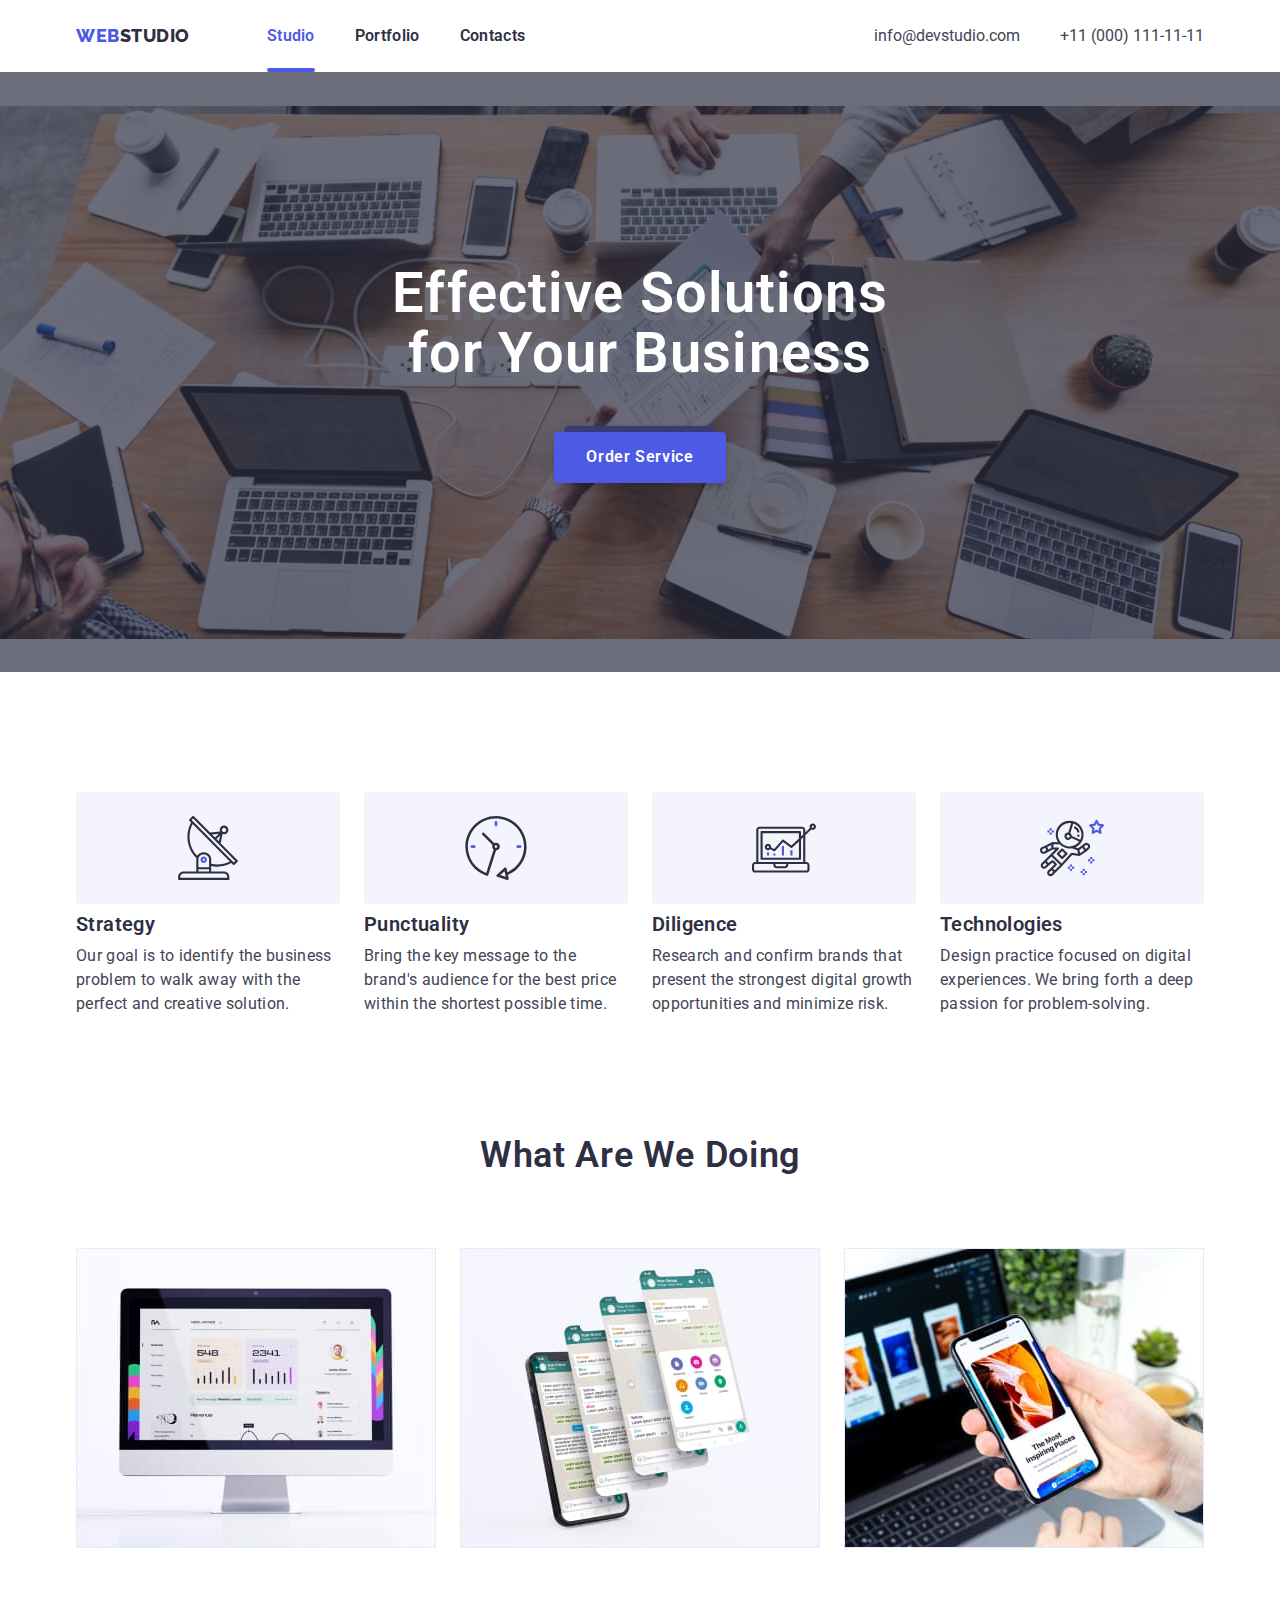
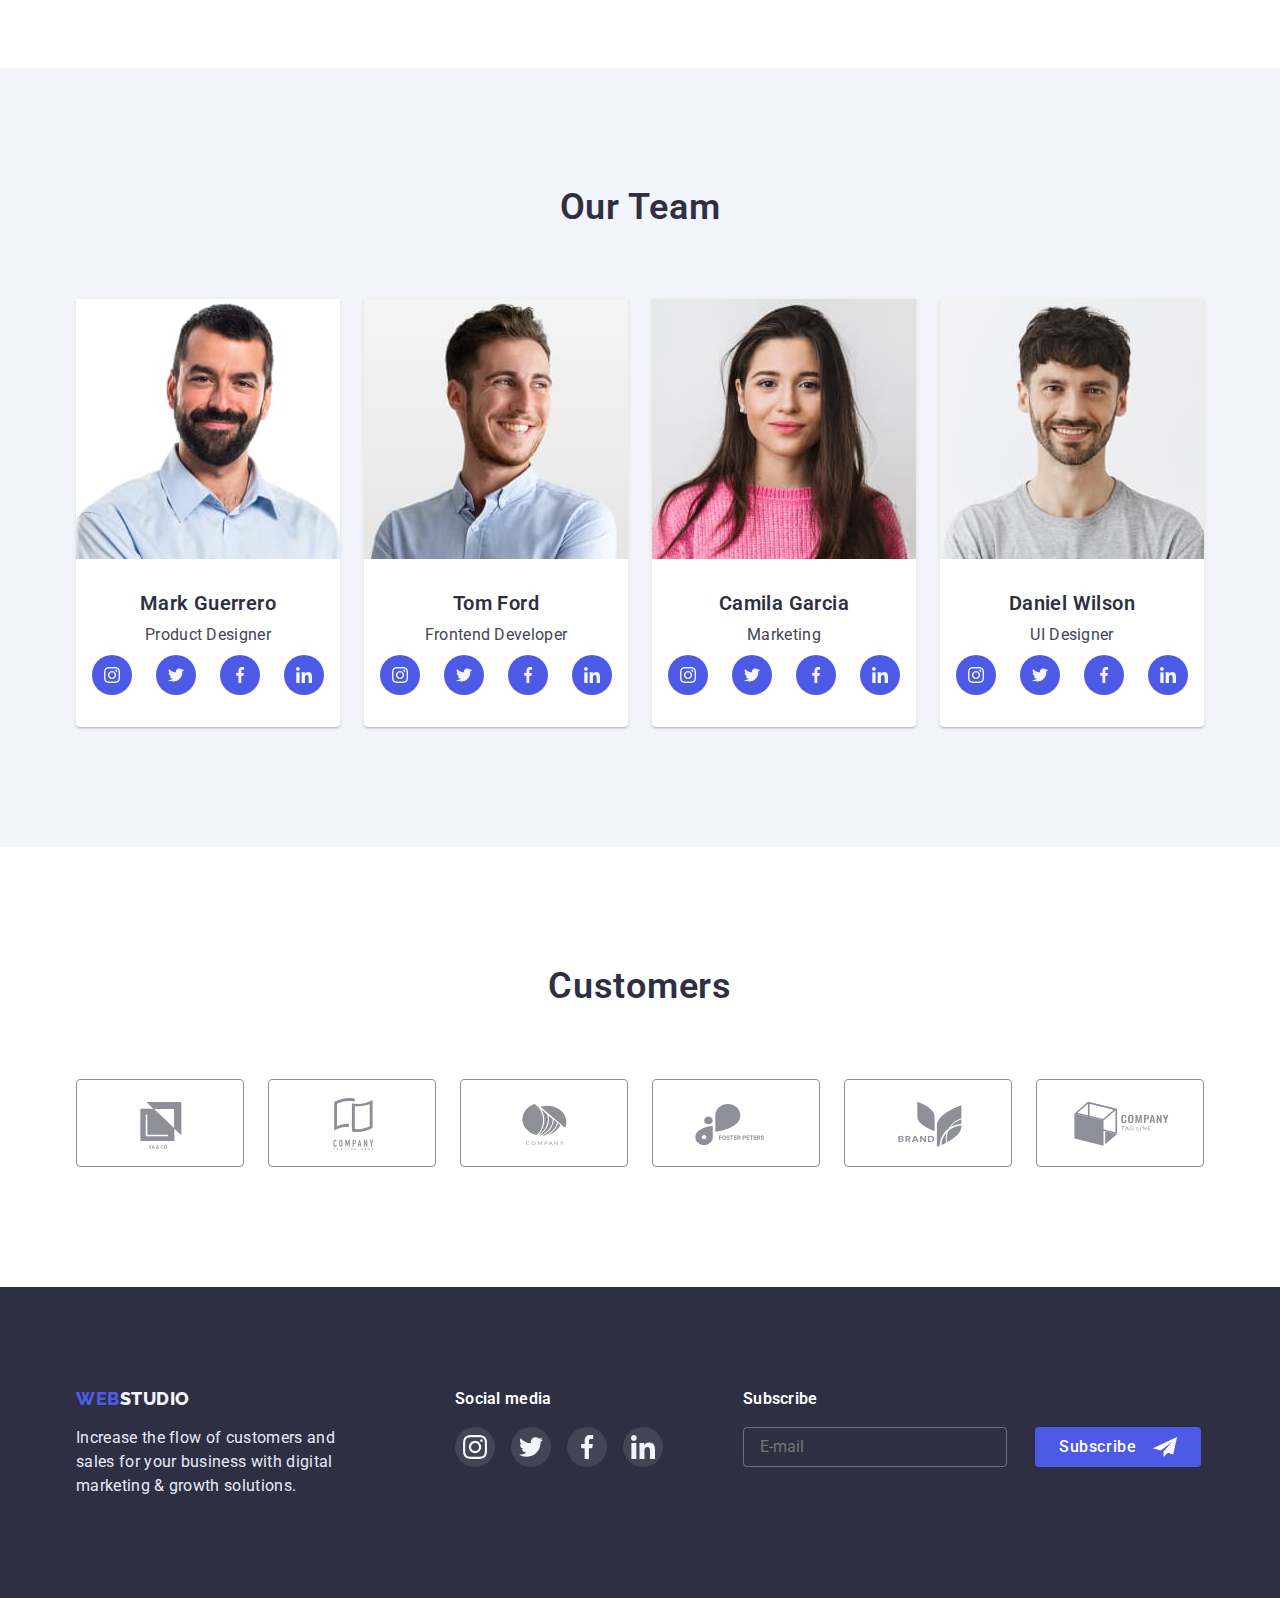
<file: index.html>
<!DOCTYPE html>
<html lang="en">
<head>
    <meta charset="UTF-8">
    <meta http-equiv="X-UA-Compatible" content="IE=edge">
    <meta name="viewport" content="width=<device-width>, initial-scale=1.0">
    <title>Main page</title>
    <link rel="stylesheet" href="https://cdn.jsdelivr.net/npm/modern-normalize@1.1.0/modern-normalize.min.css">
    <link href="https://fonts.googleapis.com/css2?family=Raleway:wght@700&family=Roboto:wght@400;500;700;900&display=swap" rel="stylesheet">
    <link rel="stylesheet" href="./styles/styles.css">
</head>
<body>
<!-- HEADER -->
    <header>
        <div class="container page-header-container">
            <!-- logo and sections -->
            <nav class="nav-section">
                <a class="logo" href="./index.html">Web<span class="logo-studio-up">Studio</span></a>
                <ul class="nav-list">
                    <li class="nav-list-item"><a class="nav-list-item-link current underline-studio" href="./index.html">Studio</a></li>
                    <li class="nav-list-item"><a class="nav-list-item-link" href="./portfolio.html">Portfolio</a></li>
                    <li class="nav-list-item"><a class="nav-list-item-link" href="#">Contacts</a></li>
                </ul>
            </nav>
            <!-- contacts -->
                <ul class="contact-list">
                    <li class="contact-item"><a class="contact-item-link" href="mailto:info@devstudio.com">info@devstudio.com</a></li>
                    <li class="contact-item"><a class="contact-item-link" href="tel:+110001111111">+11 (000) 111-11-11</a></li>
                </ul>
        </div>
    </header>
<!-- MAIN PART -->
    <main>
        <!-- "hero" section -->
        <section class="hero-section background">
            <div class="container hero-section-div">
                <h1 class="hero-section-title">Effective Solutions<br>for Your Business</h1>
                <button class="hero-button" data-modal-open>Order Service</button>
            </div>
        </section>
        <!-- principles section -->
        <section class="principles">
            <div class="container principles-div">
                <h2 class="principles-section-title" hidden>Our principles</h2>
                <ul class="principles-section-list">
                    <li class="principles-section-list-item">
                        <div class="principle-icon-div">
                            <svg class="principle-icon" width="64px" height="64px">
                                <use href="./images/svg/sprite-svg.svg#icon-antenna"></use>
                            </svg>
                        </div>
                        <h3 class="principles-section-list-item-header">Strategy</h3>
                        <p class="principles-section-list-item-text">Our goal is to identify the business problem to walk away with the perfect and creative solution.</p>
                    </li>
                    <li class="principles-section-list-item">
                        <div class="principle-icon-div">
                            <svg class="principle-icon" width="64px" height="64px">
                                <use href="./images/svg/sprite-svg.svg#icon-clock"></use>
                            </svg>
                        </div>
                        <h3 class="principles-section-list-item-header">Punctuality</h3>
                        <p class="principles-section-list-item-text">Bring the key message to the brand's audience for the best price within the shortest possible time.</p>
                    </li>
                    <li class="principles-section-list-item">
                        <div class="principle-icon-div">
                            <svg class="principle-icon" width="64px" height="64px">
                                <use href="./images/svg/sprite-svg.svg#icon-diagram"></use>
                            </svg>
                        </div>
                        <h3 class="principles-section-list-item-header">Diligence</h3>
                        <p class="principles-section-list-item-text">Research and confirm brands that present the strongest digital growth opportunities and minimize risk.</p>
                    </li>
                    <li class="principles-section-list-item">
                        <div class="principle-icon-div">
                            <svg class="principle-icon" width="64px" height="64px">
                                <use href="./images/svg/sprite-svg.svg#icon-astronaut"></use>
                            </svg>
                        </div>
                        <h3 class="principles-section-list-item-header">Technologies</h3>
                        <p class="principles-section-list-item-text">Design practice focused on digital experiences. We bring forth a deep passion for problem-solving.</p>
                    </li>
                </ul>
            </div>         
        </section>
        <!-- "what are we doing" section  -->
        <section class="what-we-are-doing">
            <div class="container what-we-are-doing-div">
                <h2 class="what-we-are-doing-header">What Are We Doing</h2>
                <ul class="what-we-are-doing-list">
                    <li class="img-doing-item"><img src="images/what_are_we_doing/img.jpg" alt="img1"></li>
                    <li class="img-doing-item"><img src="images/what_are_we_doing/img-1.jpg" alt="img2"></li>
                    <li class="img-doing-item"><img src="images/what_are_we_doing/img-2.jpg" alt="img3"></li>
                </ul>
            </div>
        </section>
        <!-- "our team" section -->
        <section class="our-team">
            <div class="container our-team-div">
                <h2 class="our-team-header">Our Team</h2>
                <ul  class="our-team-list">
                    <li class="our-team-list-item">
                        <img class="our-team-list-item-img" src="images/team/img-0.jpg" alt="Mark Guerrero">
                        <div class="our-team-list-item-header-and-text">
                            <h3 class="our-team-list-item-header">Mark Guerrero</h3>
                            <p class="our-team-list-item-text">Product Designer</p>
                            <ul class="social-media-list">
                                <li class="social-media-list-item">
                                    <a href="#" class="social-list-link">
                                        <svg class="social-icon" width="16px" height="16px">
                                            <use href="./images/svg/sprite-svg.svg#icon-instagram"></use>
                                        </svg>
                                    </a>
                                </li>
                                <li class="social-media-list-item">
                                    <a href="#" class="social-list-link">
                                        <svg class="social-icon" width="16px" height="16px">
                                            <use href="./images/svg/sprite-svg.svg#icon-twitter"></use>
                                        </svg>
                                    </a>
                                </li>
                                <li class="social-media-list-item">
                                    <a href="#" class="social-list-link">
                                        <svg class="social-icon" width="16px" height="16px">
                                            <use href="./images/svg/sprite-svg.svg#icon-facebook"></use>
                                        </svg>
                                    </a>
                                </li>
                                <li class="social-media-list-item">
                                    <a href="#" class="social-list-link">
                                        <svg class="social-icon" width="16px" height="16px">>
                                            <use href="./images/svg/sprite-svg.svg#icon-linkedin"></use>
                                        </svg>
                                    </a>
                                </li>
                            </ul>
                        </div>
                    </li>
                    <li class="our-team-list-item">
                        <img class="our-team-list-item-img" src="images/team/img-1.jpg" alt="Tom Ford">
                        <div class="our-team-list-item-header-and-text">
                            <h3 class="our-team-list-item-header">Tom Ford</h3>
                            <p class="our-team-list-item-text">Frontend Developer</p>
                            <ul class="social-media-list">
                                <li class="social-media-list-item">
                                    <a href="#" class="social-list-link">
                                        <svg class="social-icon" width="16px" height="16px">
                                            <use href="./images/svg/sprite-svg.svg#icon-instagram"></use>
                                        </svg>
                                    </a>
                                </li>
                                <li class="social-media-list-item">
                                    <a href="#" class="social-list-link">
                                        <svg class="social-icon" width="16px" height="16px">
                                            <use href="./images/svg/sprite-svg.svg#icon-twitter"></use>
                                        </svg>
                                    </a>
                                </li>
                                <li class="social-media-list-item">
                                    <a href="#" class="social-list-link">
                                        <svg class="social-icon" width="16px" height="16px">
                                            <use href="./images/svg/sprite-svg.svg#icon-facebook"></use>
                                        </svg>
                                    </a>
                                </li>
                                <li class="social-media-list-item">
                                    <a href="#" class="social-list-link">
                                        <svg class="social-icon" width="16px" height="16px">>
                                            <use href="./images/svg/sprite-svg.svg#icon-linkedin"></use>
                                        </svg>
                                    </a>
                                </li>
                            </ul>
                        </div>
                    </li>
                    <li class="our-team-list-item">
                        <img class="our-team-list-item-img" src="images/team/img-2.jpg" alt="Camila Garcia">
                        <div class="our-team-list-item-header-and-text">
                            <h3 class="our-team-list-item-header">Camila Garcia</h3>
                            <p class="our-team-list-item-text">Marketing</p>
                            <ul class="social-media-list">
                                <li class="social-media-list-item">
                                    <a href="#" class="social-list-link">
                                        <svg class="social-icon" width="16px" height="16px">
                                            <use href="./images/svg/sprite-svg.svg#icon-instagram"></use>
                                        </svg>
                                    </a>
                                </li>
                                <li class="social-media-list-item">
                                    <a href="#" class="social-list-link">
                                        <svg class="social-icon" width="16px" height="16px">
                                            <use href="./images/svg/sprite-svg.svg#icon-twitter"></use>
                                        </svg>
                                    </a>
                                </li>
                                <li class="social-media-list-item">
                                    <a href="#" class="social-list-link">
                                        <svg class="social-icon" width="16px" height="16px">
                                            <use href="./images/svg/sprite-svg.svg#icon-facebook"></use>
                                        </svg>
                                    </a>
                                </li>
                                <li class="social-media-list-item">
                                    <a href="#" class="social-list-link">
                                        <svg class="social-icon" width="16px" height="16px">>
                                            <use href="./images/svg/sprite-svg.svg#icon-linkedin"></use>
                                        </svg>
                                    </a>
                                </li>
                            </ul>
                        </div>
                    </li>
                    <li class="our-team-list-item">
                        <img class="our-team-list-item-img" src="images/team/img-3.jpg" alt="Daniel Wilson">
                        <div class="our-team-list-item-header-and-text">
                            <h3 class="our-team-list-item-header">Daniel Wilson</h3>
                            <p class="our-team-list-item-text">UI Designer</p>
                            <ul class="social-media-list">
                                <li class="social-media-list-item">
                                    <a href="#" class="social-list-link">
                                        <svg class="social-icon" width="16px" height="16px">
                                            <use href="./images/svg/sprite-svg.svg#icon-instagram"></use>
                                        </svg>
                                    </a>
                                </li>
                                <li class="social-media-list-item">
                                    <a href="#" class="social-list-link">
                                        <svg class="social-icon" width="16px" height="16px">
                                            <use href="./images/svg/sprite-svg.svg#icon-twitter"></use>
                                        </svg>
                                    </a>
                                </li>
                                <li class="social-media-list-item">
                                    <a href="#" class="social-list-link">
                                        <svg class="social-icon" width="16px" height="16px">
                                            <use href="./images/svg/sprite-svg.svg#icon-facebook"></use>
                                        </svg>
                                    </a>
                                </li>
                                <li class="social-media-list-item">
                                    <a href="#" class="social-list-link">
                                        <svg class="social-icon" width="16px" height="16px">>
                                            <use href="./images/svg/sprite-svg.svg#icon-linkedin"></use>
                                        </svg>
                                    </a>
                                </li>
                            </ul>
                        </div>
                    </li>
                </ul>
            </div>           
        </section>
        <!-- customer's section -->
        <section class="customers-section">
            <div class="container customers-div">
                <h2 class="customers-header">Customers</h2>
                <ul class="customers-list">
                    <li class="customers-list-item">
                        <a href="#" class="customers-list-link">
                            <svg class="customers-icon">
                                <use href="./images/svg/sprite-svg.svg#icon-logo"></use>
                            </svg>
                        </a>
                    </li>
                    <li class="customers-list-item">
                        <a href="#" class="customers-list-link">
                            <svg class="customers-icon">
                                <use href="./images/svg/sprite-svg.svg#icon-logo-1"></use>
                            </svg>
                        </a>
                    </li>
                    <li class="customers-list-item">
                        <a href="#" class="customers-list-link">
                            <svg class="customers-icon">
                                <use href="./images/svg/sprite-svg.svg#icon-logo-2"></use>
                            </svg>
                        </a>
                    </li>
                    <li class="customers-list-item">
                        <a href="#" class="customers-list-link">
                            <svg class="customers-icon">
                                <use href="./images/svg/sprite-svg.svg#icon-logo-3"></use>
                            </svg>
                        </a>
                    </li>
                    <li class="customers-list-item">
                        <a href="#" class="customers-list-link">
                            <svg class="customers-icon">
                                <use href="./images/svg/sprite-svg.svg#icon-logo-4"></use>
                            </svg>
                        </a>
                    </li>
                    <li class="customers-list-item">
                        <a href="#" class="customers-list-link">
                            <svg class="customers-icon">
                                <use href="./images/svg/sprite-svg.svg#icon-logo-5"></use>
                            </svg>
                        </a>
                    </li>

                </ul>

            </div>

        </section>
    </main>
<!-- FOOTER -->
<footer class="footer">
    <div class="container footer-div">
        <div class="text-and-logo-div">
            <a class="logo" href="./index.html"><span class="logo-web">Web</span><span class="logo-studio-down">Studio</span></a>
            <p class="footer-text">
                Increase the flow of customers and <br>
                sales for your business with digital <br>
                marketing & growth solutions.
            </p>
        </div>
        <div class="soc-media-div">
            <p class="soc-media-p">Social media</p>
            <ul class="soc-media-list">
                <li class="soc-media-list-item">
                    <a href="#" class="social-list-link-footer">
                        <svg class="social-icon-footer" width="24px" height="24px">
                            <use href="./images/svg/sprite-svg.svg#icon-instagram"></use>
                        </svg>
                    </a>
                </li>
                <li class="soc-media-list-item">
                    <a href="#" class="social-list-link-footer">
                        <svg class="social-icon-footer" width="24px" height="24px">
                            <use href="./images/svg/sprite-svg.svg#icon-twitter"></use>
                        </svg>
                    </a>
                </li>
                <li class="soc-media-list-item">
                    <a href="#" class="social-list-link-footer">
                        <svg class="social-icon-footer" width="24px" height="24px">
                            <use href="./images/svg/sprite-svg.svg#icon-facebook"></use>
                        </svg>
                    </a>
                </li>
                <li class="soc-media-list-item">
                    <a href="#" class="social-list-link-footer">
                        <svg class="social-icon-footer" width="24px" height="24px">>
                            <use href="./images/svg/sprite-svg.svg#icon-linkedin"></use>
                        </svg>
                    </a>
                </li>
            </ul>      
        </div>
                                     <!-- SUBSCRIBE -->
        <form class="subscribe-div">
            <label class="subscribe-label">
                <p class="subscribe-form-input-desc">Subscribe</p>
                <input 
                type="email" 
                class="subscribe-form-input" 
                name="subscribe-email" 
                required
                pattern="[a-z0-9._%+-]+@[a-z0-9.-]+\.[a-z]{2,4}$" 
                placeholder="E-mail">
            </label>
            <button type="submit" class="subscribe-form-submit">Subscribe
                <svg class="subsctibe-icon" width="24px" height="24px">
                    <use href="./images/svg/sprite-svg.svg#icon-subscribe"></use>
                </svg>
            </button>
        </form>
    </div>
</footer>
<div class="backdrop is-hidden" data-modal>
    <div class="modal-window">
        <button type="button" class="modal-close-btn" data-modal-close>
            <svg class="modal-window-close-icon">
                <use href="./images/svg/sprite-svg.svg#icon-close"></use>
            </svg>
        </button>
        <form class="modal-form">
            <p class="modal-form-text">Leave your contacts and we will call you back</p>
            <label class="modal-form-field">
                <span class="modal-form-input-decs">Name</span>
                <span class="modal-form-input-wrapper">
                    <input type="text" name="user-name" class="modal-form-input" required pattern="[a-zA-Z]+" minlength="2">
                    <svg class="modal-form-input-icon">
                        <use href="./images/svg/sprite-svg.svg#icon-person"></use>
                    </svg>
                </span>
            </label>
            <label class="modal-form-field">
                <span class="modal-form-input-decs">Phone</span>
                <span class="modal-form-input-wrapper">
                    <input type="tel" name="user-phone" class="modal-form-input" required
                        pattern="[0-9]{3}-[0-9]{3}-[0-9]{2}-[0-9]{2}" title="XXX-XXX-XX-XX">
                    <svg class="modal-form-input-icon">
                        <use href="./images/svg/sprite-svg.svg#icon-phone"></use>
                    </svg>
                </span>
            </label>
            <label class="modal-form-field">
                <span class="modal-form-input-decs">Email</span>
                <span class="modal-form-input-wrapper">
                    <input type="email" name="user-email" class="modal-form-input" required
                        pattern="[a-z0-9._%+-]+@[a-z0-9.-]+\.[a-z]{2,4}$">
                    <svg class="modal-form-input-icon">
                        <use href="./images/svg/sprite-svg.svg#icon-email"></use>
                    </svg>
                </span>
            </label>
            <label class="modal-form-field">
                <span class="modal-form-input-decs">Comment</span>
                <textarea name="user-message" class="modal-form-message" placeholder="Text input"></textarea>
            </label>
            <input id="user policy" type="checkbox" class="modal-form-check visually-hidden" name="user-policy">
            <label for="user policy" class="modal-form-check-desc">I accept the terms and conditions of the&nbsp;<a
                    href="#">Privacy Policy</a></label>
            <button type="submit" class="modal-form-submit">Send</button>
        </form>
    </div>
</div>
<script src="./js/modal.js"></script>
</body>
</html>
</file>
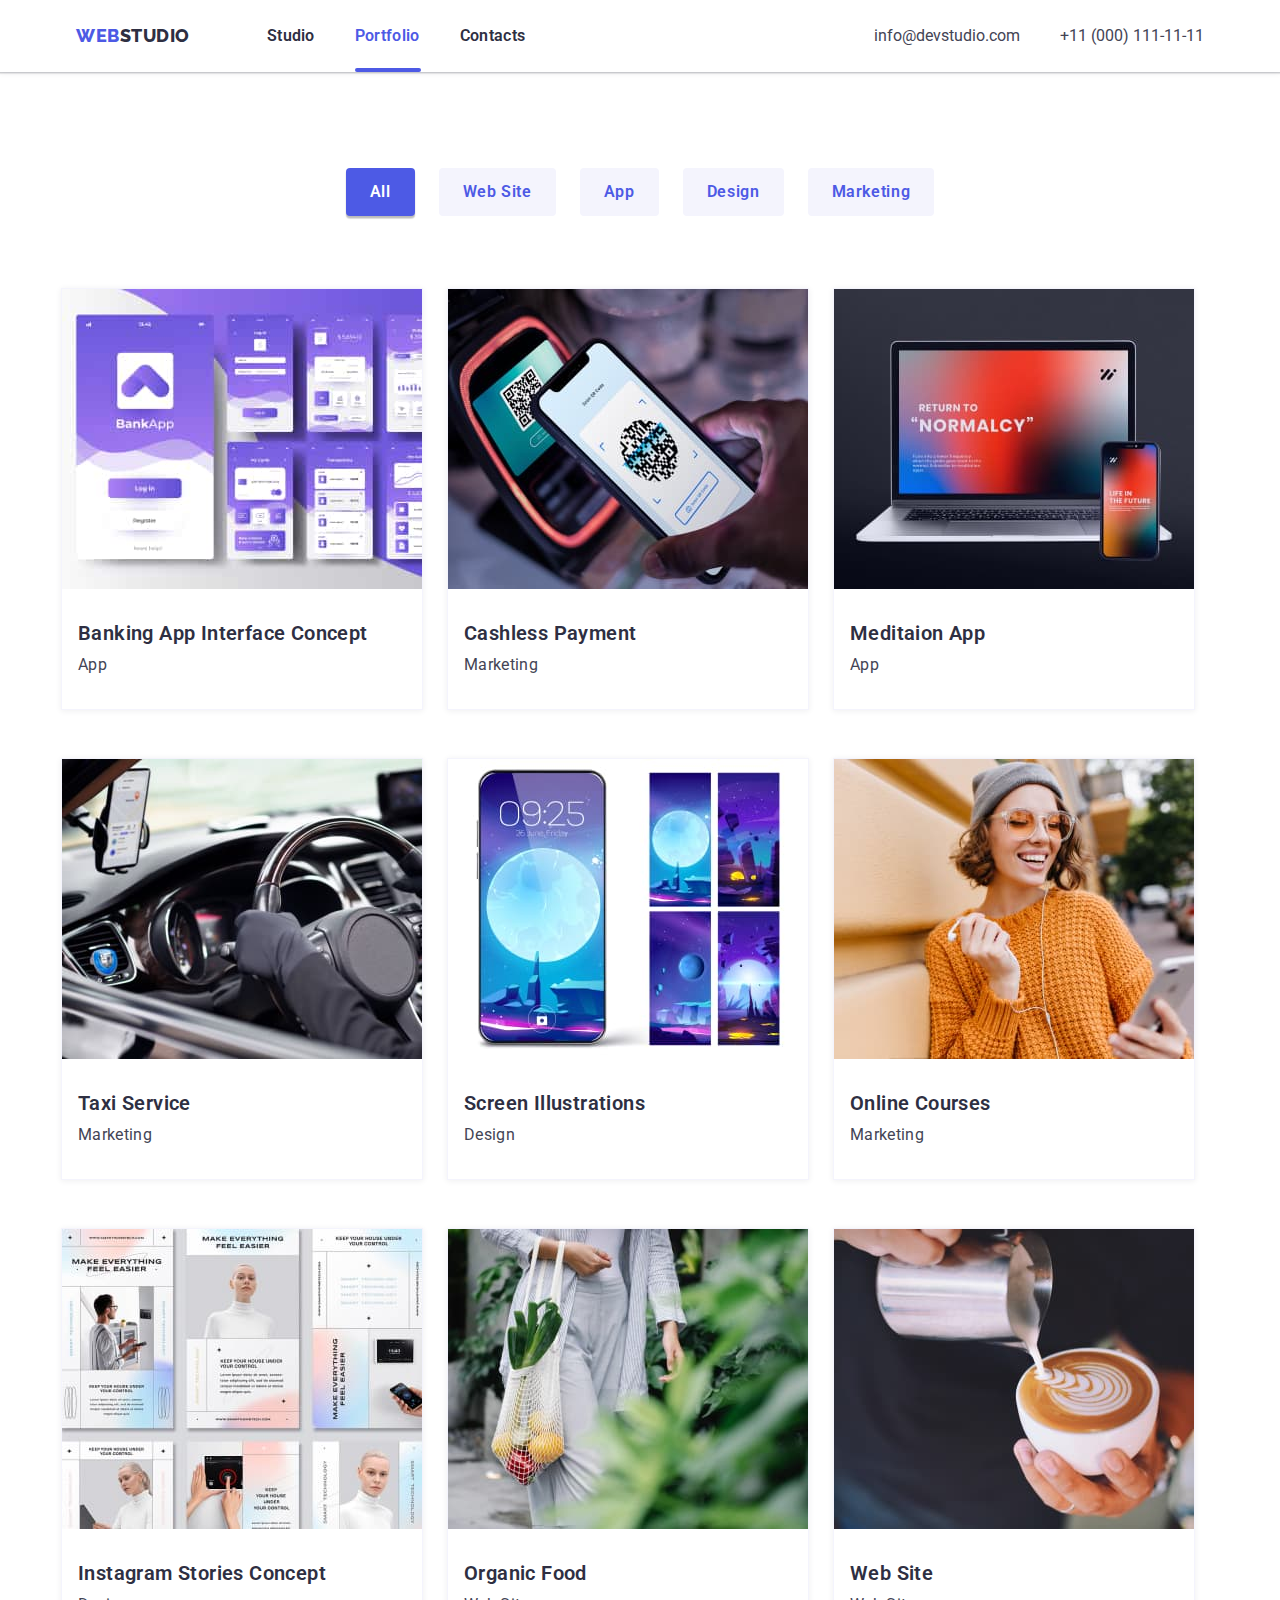
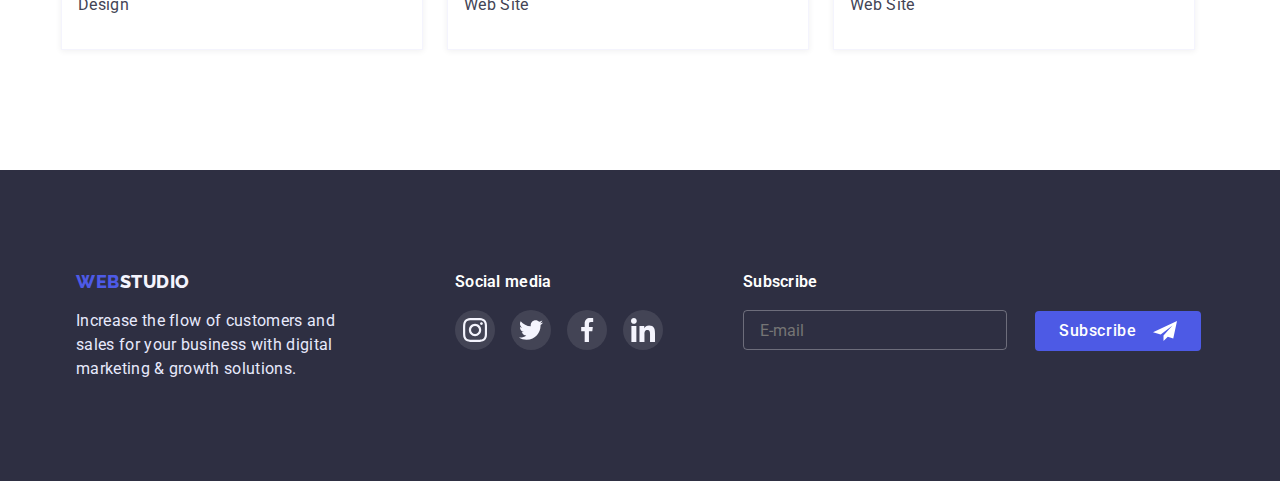
<file: portfolio.html>
<!DOCTYPE html>
<html lang="en">
    <meta charset="UTF-8">
    <meta http-equiv="X-UA-Compatible" content="IE=edge">
    <meta name="viewport" content="width=device-width, initial-scale=1.0">
    <title>Portfolio</title>
    <link rel="stylesheet" href="https://cdn.jsdelivr.net/npm/modern-normalize@1.1.0/modern-normalize.min.css">
    <link href="https://fonts.googleapis.com/css2?family=Raleway:wght@700&family=Roboto:wght@400;500;700;900&display=swap"
    rel="stylesheet">
    <link rel="stylesheet" href="./styles/styles.css">
</head>
<body>
    <!-- HEADER -->
    <header class="header-box">
        <div class="container page-header-container">
            <!-- logo and sections -->
            <nav class="nav-section">
                <a class="logo" href="./index.html">Web<span class="logo-studio-up">Studio</span></a>
                <ul class="nav-list">
                    <li class="nav-list-item"><a class="nav-list-item-link" href="./index.html">Studio</a></li>
                    <li class="nav-list-item"><a class="nav-list-item-link current underline-portfolio" href="./portfolio.html">Portfolio</a></li>
                    <li class="nav-list-item"><a class="nav-list-item-link" href="#">Contacts</a></li>
                </ul>
            </nav>
            <!-- contacts -->
            <ul class="contact-list">
                <li class="contact-item"><a class="contact-item-link" href="mailto:info@devstudio.com">info@devstudio.com</a></li>
                <li class="contact-item"><a class="contact-item-link" href="tel:+110001111111">+11 (000) 111-11-11</a></li>
            </ul>
        </div>
    </header>

    <main>
        <!-- Examples of photos -->
        <section class="gallery">
            <div class="container gallery-div">
                <h1 class="gallery-title" hidden>Gallery</h1>
                    <ul class="button-filters-list">
                        <li class="button-filters-list-item"><button class="button-filter button-filter-active" type="button">All</button></li>
                        <li class="button-filters-list-item"><button class="button-filter" type="button">Web Site</button></li>
                        <li class="button-filters-list-item"><button class="button-filter" type="button">App</button></li>
                        <li class="button-filters-list-item"><button class="button-filter" type="button">Design</button></li>
                        <li class="button-filters-list-item"><button class="button-filter" type="button">Marketing</button></li>
                    </ul>
                <ul class="gallery-list">
                    <li class="gallery-list-item">
                        <a href="#" class="gallery-list-item-link">
                            <div class="overlay-div">
                                <img src="./images/portfolio/img-1.jpg" width="360" alt="Banking App Interface Concept">
                                <div class="overlay">
                                    <p>
                                        14 Stylish and User-Friendly App Design Concepts · Task Manager App · Calorie Tracker App · Exotic Fruit Ecommerce App ·
                                        Cloud Storage App
                                    </p>
                                </div>
                            </div>
                            <div class="gallery-header-and-text">
                                <h2 class="gallery-list-title">Banking App Interface Concept</h2>
                                <p class="gallery-list-text">App</p>
                            </div>
                        </a>
                    </li>
                    <li class="gallery-list-item">
                        <a href="#" class="gallery-list-item-link">
                            <div class="overlay-div">
                                <img src="./images/portfolio/img-2.jpg" width="360" alt="Cashless Payment">
                                <div class="overlay">>
                                    <p>
                                        14 Stylish and User-Friendly App Design Concepts · Task Manager App · Calorie Tracker App · Exotic Fruit Ecommerce
                                        App ·
                                        Cloud Storage App
                                    </p>
                                </div>
                            </div>
                            <div class="gallery-header-and-text">
                                <h2 class="gallery-list-title">Cashless Payment</h2>
                                <p class="gallery-list-text">Marketing</p>
                            </div>
                        </a>
                    </li>
                    <li class="gallery-list-item">
                        <a href="#" class="gallery-list-item-link">
                            <div class="overlay-div">
                                <img src="./images/portfolio/img-3.jpg" width="360" alt="Meditaion App">
                                <div class="overlay">
                                    <p>
                                        14 Stylish and User-Friendly App Design Concepts · Task Manager App · Calorie Tracker App · Exotic Fruit Ecommerce
                                        App ·
                                        Cloud Storage App
                                    </p>
                                </div>
                            </div>
                            <div class="gallery-header-and-text">
                                <h2 class="gallery-list-title">Meditaion App</h2>
                                <p class="gallery-list-text">App</p>
                            </div>
                        </a>
                    </li>
                    <li class="gallery-list-item">
                        <a href="#" class="gallery-list-item-link">
                            <div class="overlay-div">
                                <img src="./images/portfolio/img-4.jpg" width="360" alt="Taxi Service">
                                <div class="overlay">
                                    <p>
                                        14 Stylish and User-Friendly App Design Concepts · Task Manager App · Calorie Tracker App · Exotic Fruit Ecommerce
                                        App ·
                                        Cloud Storage App
                                    </p>
                                </div>
                            </div>
                            <div class="gallery-header-and-text">
                                <h2 class="gallery-list-title">Taxi Service</h2>
                                <p class="gallery-list-text">Marketing</p>
                            </div>
                        </a>
                    </li>
                    <li class="gallery-list-item">
                        <a href="#" class="gallery-list-item-link">
                            <div class="overlay-div">
                                <img src="./images/portfolio/img-5.jpg" width="360" alt="Screen Illustrations">
                                <div class="overlay">
                                    <p>
                                        14 Stylish and User-Friendly App Design Concepts · Task Manager App · Calorie Tracker App · Exotic Fruit Ecommerce
                                        App ·
                                        Cloud Storage App
                                    </p>
                                </div>
                            </div>
                            <div class="gallery-header-and-text">
                                <h2 class="gallery-list-title">Screen Illustrations</h2>
                                <p class="gallery-list-text">Design</p>
                            </div>
                        </a>
                    </li>
                    <li class="gallery-list-item">
                        <a href="#" class="gallery-list-item-link">
                            <div class="overlay-div">
                                <img src="./images/portfolio/img-6.jpg" width="360" alt="Online Courses">
                                <div class="overlay">
                                    <p>
                                        14 Stylish and User-Friendly App Design Concepts · Task Manager App · Calorie Tracker App · Exotic Fruit Ecommerce
                                        App ·
                                        Cloud Storage App
                                    </p>
                                </div>
                            </div>
                            <div class="gallery-header-and-text">
                                <h2 class="gallery-list-title">Online Courses</h2>
                                <p class="gallery-list-text">Marketing</p>
                            </div>
                        </a>
                    </li>
                    <li class="gallery-list-item">
                        <a href="#" class="gallery-list-item-link">
                            <div class="overlay-div">
                                <img src="./images/portfolio/img-7.jpg" width="360" alt="Instagram Stories Concept">
                                <div class="overlay">
                                    <p>
                                        14 Stylish and User-Friendly App Design Concepts · Task Manager App · Calorie Tracker App · Exotic Fruit Ecommerce
                                        App ·
                                        Cloud Storage App
                                    </p>
                                </div>
                            </div>
                            <div class="gallery-header-and-text">
                                <h2 class="gallery-list-title">Instagram Stories Concept</h2>
                                <p class="gallery-list-text">Design</p>
                            </div>
                        </a>
                    </li>
                    <li class="gallery-list-item">
                        <a href="#" class="gallery-list-item-link">
                            <div class="overlay-div">
                                <img src="./images/portfolio/img-8.jpg" width="360" alt="Organic Food">
                                <div class="overlay">
                                    <p>
                                        14 Stylish and User-Friendly App Design Concepts · Task Manager App · Calorie Tracker App · Exotic Fruit Ecommerce
                                        App ·
                                        Cloud Storage App
                                    </p>
                                </div>
                            </div>
                            <div class="gallery-header-and-text">
                                <h2 class="gallery-list-title">Organic Food</h2>
                                <p class="gallery-list-text">Web Site</p>
                            </div>
                        </a>
                    </li>
                    <li class="gallery-list-item">
                        <a href="#" class="gallery-list-item-link">
                            <div class="overlay-div">
                                <img src="./images/portfolio/img-9.jpg" width="360" height="300" alt="Fresh Coffee">
                                <div class="overlay">
                                    <p>
                                        14 Stylish and User-Friendly App Design Concepts · Task Manager App · Calorie Tracker App · Exotic Fruit Ecommerce
                                        App ·
                                        Cloud Storage App
                                    </p>
                                </div>
                            </div>
                            <div class="gallery-header-and-text">
                                <h2 class="gallery-list-title">Web Site</h2>
                                <p class="gallery-list-text">Web Site</p>
                            </div>
                        </a>
                    </li>
                </ul>
            </div>
        </section>
    </main>

    <!-- FOOTER -->
<footer class="footer">
    <div class="container footer-div">
        <div class="text-and-logo-div">
            <a class="logo" href="./index.html"><span class="logo-web">Web</span><span
                    class="logo-studio-down">Studio</span></a>
            <p class="footer-text">
                Increase the flow of customers and <br>
                sales for your business with digital <br>
                marketing & growth solutions.
            </p>
        </div>
        <div class="soc-media-div">
            <p class="soc-media-p">Social media</p>
            <ul class="soc-media-list">
                <li class="soc-media-list-item">
                    <a href="#" class="social-list-link-footer">
                        <svg class="social-icon-footer" width="24px" height="24px">
                            <use href="./images/svg/sprite-svg.svg#icon-instagram"></use>
                        </svg>
                    </a>
                </li>
                <li class="soc-media-list-item">
                    <a href="#" class="social-list-link-footer">
                        <svg class="social-icon-footer" width="24px" height="24px">
                            <use href="./images/svg/sprite-svg.svg#icon-twitter"></use>
                        </svg>
                    </a>
                </li>
                <li class="soc-media-list-item">
                    <a href="#" class="social-list-link-footer">
                        <svg class="social-icon-footer" width="24px" height="24px">
                            <use href="./images/svg/sprite-svg.svg#icon-facebook"></use>
                        </svg>
                    </a>
                </li>
                <li class="soc-media-list-item">
                    <a href="#" class="social-list-link-footer">
                        <svg class="social-icon-footer" width="24px" height="24px">>
                            <use href="./images/svg/sprite-svg.svg#icon-linkedin"></use>
                        </svg>
                    </a>
                </li>
            </ul>
        </div>
        <form class="subscribe-div">
            <label class="subscribe-label">
                <p class="subscribe-form-input-desc">Subscribe</p>
                <input 
                type="email" 
                class="subscribe-form-input" 
                name="subscribe-email" 
                required
                pattern="[a-z0-9._%+-]+@[a-z0-9.-]+\.[a-z]{2,4}$" 
                placeholder="E-mail">
            </label>
            <button type="submit" class="subscribe-form-submit">Subscribe
                <svg class="subsctibe-icon" width="24px" height="24px">
                    <use href="./images/svg/sprite-svg.svg#icon-subscribe"></use>
                </svg>
            </button>
        </form>
    </div>     
</footer>
<script src="./js/modal.js"></script>
</body>
</html>
</file>
<file: styles/styles.css>
/* GENERAL */
:root {
    --primary-brand-color: #4D5AE5;
    --shadow-headings-color: #2E2F42;
    --success-color: #31D0AA;
    --body-text-color: #434455;
    --helper-text-color: #8E8F99;
    --accent-color: #E7E9FC;
    --light-mode-color: #F4F4FD;
    --light-background-color: #FFFFFF;
    --hero-button-click: #404BBF;
    --modal-window-bg: #FCFCFC;
    --transition-dur-and-func: cubic-bezier(0.4, 0, 0.2, 1);
}
body {
    font-family: 'Roboto', sans-serif;
    color: var(--body-text-color);
    margin: 0;
}
                                        /* STYLES RESET */
h1, h2, h3, h4, h5, h6, p{
    margin-top: 0;
    margin-bottom: 0;
}
ul, ol {
    margin-top: 0;
    margin-bottom: 0;
    margin-left: 0;
    padding-inline-start: 0;
}
img{
    display:block;
    max-width: 100%;
}
button{
    cursor:pointer;
}
.container {
    width: 1158px;
    margin-left: auto;
    margin-right: auto;
    padding-left: 15px;
    padding-right: 15px;
}
                                            /* HEADER */
.logo, .nav-list-item-link, .contact-item-link {
    text-decoration: none;
}
.logo{
    font-family: 'Raleway', sans-serif;
    font-weight: 800;
    font-size: 18px;
    line-height: 1.3;
    letter-spacing: 0.03em;
    text-transform: uppercase;
    color: var(--primary-brand-color);
    margin-right: 77px;
    text-decoration: none;
    margin-right: 77px;
    }
.logo-studio-up {
    font-family: 'Raleway', sans-serif;
    font-weight: 800;
    font-size: 18px;
    line-height: 1.3;
    letter-spacing: 0.03em;
    color: var(--shadow-headings-color);
}
.nav-list-item-link {
    font-weight: 600;
    font-size: 16px;
    line-height: 1.5;
    letter-spacing: 0.02em;
    color: var(--shadow-headings-color);

    position: relative;

    transition: color 250ms var(--transition-dur-and-func);
}
.contact-item-link {
    font-size: 16px;
    line-height: 1.5;
    color: var(--body-text-color);
    text-decoration: none;

    transition: color 250ms var(--transition-dur-and-func);
}
.nav-list, .contact-list, .button-filters-list, .gallery-list, .principles-section-list, .what-we-are-doing-list, .our-team-list {
    list-style: none;
}
.nav-list-item-link:hover, 
.nav-list-item-link:active, 
.nav-list-item-link:focus,
.contact-item-link:hover,
.contact-item-link:visited {
    color: var(--primary-brand-color);
}
.page-header-container {
    display: flex;
    align-items: center;
}
.header-box {
    box-shadow: 0px 2px 1px rgba(46, 47, 66, 0.08), 0px 1px 1px rgba(46, 47, 66, 0.16), 0px 1px 6px rgba(46, 47, 66, 0.08);
}
.nav-section,.nav-list,.contact-list {
    display: flex;
    align-items: center;
}
.contact-list {
    margin-left: auto;
}
.nav-list-item:not(:last-child),
.contact-item:not(:last-child) {
    margin-right: 40px;
}
.nav-list-item-link, .contact-item-link {
    display: block;
    padding-top: 24px;
    padding-bottom: 24px;
}
.current{
    color: var(--primary-brand-color);
}
.underline-portfolio::after{
    content: '';
    display: block;
    width: 66px;
    height: 4px;
    border-radius: 2px;
    background-color: var(--primary-brand-color); 
    
    bottom: 0;
    left: 0;
    position: absolute;
}
.underline-studio::after{
    content: '';
    display: block;
    width: 48px;
    height: 4px;
    border-radius: 2px;
    background-color: var(--primary-brand-color); 
    
    position: absolute;
    bottom: 0;
    left: 0;
}

                                        /* BUTTON-FILTERS */
.button-filter {
    font-family: inherit;
    font-weight: 600;
    font-size: 16px;
    line-height: 1.5;
    letter-spacing: 0.04em;
    color: var(--primary-brand-color);
    background-color: var(--light-mode-color);
    border: none;
    border-radius: 4px;
    padding: 12px 24px;

    transition: background-color 250ms var(--transition-dur-and-func), color 250ms var(--transition-dur-and-func), 
    border 250ms var(--transition-dur-and-func), box-shadow 250ms var(--transition-dur-and-func);
}
.button-filter:hover, .button-filter:focus, .button-filter-active {
    background-color: var(--primary-brand-color);
    color: var(--light-background-color);
    border: none;
    box-shadow: 0px 3px 1px rgba(0, 0, 0, 0.1), 0px 2px 1px rgba(0, 0, 0, 0.08), 0px 2px 2px rgba(0, 0, 0, 0.12);
}
.hero-button:hover,
.subscribe-form-submit:hover {
    background: var(--primary-brand-color);
    box-shadow: 0px 1px 6px rgba(46, 47, 66, 0.08), 0px 1px 1px rgba(46, 47, 66, 0.16), 0px 2px 1px rgba(46, 47, 66, 0.08);
}
.hero-button:active,
.subscribe-form-submit:active {
    background: var(--hero-button-click);
    box-shadow: 0px 4px 4px rgba(0, 0, 0, 0.15);

}
.hero-button{
    font-family: inherit;
    padding: 16px 32px;
    background: var(--primary-brand-color);
    box-shadow: 0px 4px 4px rgba(0, 0, 0, 0.15);
    border-radius: 4px;
    border: none;

    font-weight: 600;
    font-size: 16px;
    line-height: 1.18;
    letter-spacing: 0.04em;
    color: var(--light-background-color);
    transition: box-shadow 250ms var(--transition-dur-and-func), background-color 250ms var(--transition-dur-and-func);
   }
                                            /* HERO */
.hero-section-title {    
    font-weight: 600;
    font-size: 56px;
    line-height: 1.07;
    letter-spacing: 0.02em;
    color: var(--light-background-color);
    margin-bottom: 48px;
}
.hero-section{
    height: 603px;
    text-align: center;
    padding-top: 192px;
    padding-bottom: 192px;
 }
 .background{
    margin-left: auto;
    margin-right: auto;
    height: 600px;
    max-width: 1440px;
    background-image: linear-gradient(rgba(46, 47, 66, 0.7),rgba(46, 47, 66, 0.7)), url("../images/hero/hero.jpg");
    background-repeat: no-repeat;
    background-position: center;
    background-size: contain;
 }
.hero-section-div{
    display: flex;
    flex-direction: column;
    align-items: center;
    justify-items: center;
}

                                            /* PRINCIPLES */
.principles-section-list-item-header {
    font-weight: 600;
    font-size: 20px;
    line-height: 1.2;
    letter-spacing: 0.02em;
    color: var(--shadow-headings-color);
}
.principles-section-list-item-text {
    font-size: 16px;
    line-height: 1.5;
    letter-spacing: 0.02em;
    color: var(--body-text-color);
}
.principles-section-list{
    display: flex;
}
.principles-section-list-item{
    width: calc((100% - 24px * 3) / 4);
}
.principles-section-list-item:not(:last-child){
    margin-right: 24px;
}
.principles{
    padding-top: 120px;
    padding-bottom: 120px;
}
.principles-section-list-item-header{
    margin: 8px 0px;
}
.principle-icon-div{
    height: 112px;
    display: flex;
    justify-content: center;
    align-items: center;
    background-color: var(--light-mode-color);
    border-radius: 4px;
}
                                        /* WHAT WE ARE DOING */
.what-we-are-doing-header, .our-team-header, .customers-header {
    font-weight: 600;
    font-size: 36px;
    line-height: 1.1;
    letter-spacing: 0.02em;
    color: var(--shadow-headings-color);
    margin-bottom: 72px;
    text-align: center;
}
.what-we-are-doing{
    padding-bottom: 120px;
}
.what-we-are-doing-div {
    display: flex;
    flex-direction: column;
    align-items: center;
    justify-items: center;
}
.what-we-are-doing-list{
    display: flex;
}
.img-doing-item:not(:last-child){
    margin-right: 24px;
}
.img-doing-item{
    width: calc((100% - 24px * 2) / 3);
}
                                                /* OUR TEAM */
.our-team-list-item-header{
    font-weight: 600;
    font-size: 20px;
    line-height: 1.2;
    letter-spacing: 0.02em;
    color: var(--shadow-headings-color);
    text-align: center;
}
.our-team-list-item-text{
    font-size: 16px;
    line-height: 1.5;
    letter-spacing: 0.02em;
    color: var(--body-text-color);
}
.our-team{
    background-color: var(--light-mode-color);
    padding-top: 120px;
    padding-bottom: 120px;
}
.our-team-list-item{
    background-color: var(--light-background-color);
    box-shadow: 0px 1px 6px rgba(46, 47, 66, 0.08), 0px 1px 1px rgba(46, 47, 66, 0.16), 0px 2px 1px rgba(46, 47, 66, 0.08);
    border-radius: 0px 0px 4px 4px;
}
.our-team-list-item{
    width: calc((100% - 24px * 3) / 4);
}

.our-team-list-item-header-and-text{
    padding: 32px 16px;
}

.our-team-list-item:not(:last-child){
    margin-right: 24px;
}
.our-team-header{
    text-align: center;
}
.our-team-list{
    display: flex;
    align-items: center;
    justify-items: center;
}
.our-team-list-item-text{
    margin-top: 8px;
    text-align: center;
}
.social-media-list{
    margin-top: 8px;
    display: flex;
    list-style-type:none;
}
.social-list-link{
   text-decoration:none;
   
}
.social-media-list-item:not(:last-child){
    margin-right: 24px;
}
.social-list-link{
    display: flex;
    justify-content: center;
    align-items: center;
    width: 40px;
    height: 40px;
    border-radius: 50%;
    background-color: var(--primary-brand-color);
}
.social-icon{
    fill: var(--light-mode-color);
}

                                        /* GALLERY */
.gallery-list-title{
    font-weight: 600;
    font-size: 20px;
    line-height: 1.2;
    letter-spacing: 0.02em;
    color: var(--shadow-headings-color);
}
.gallery-title{
    text-align: center;
}
.gallery-list-text{
    font-size: 16px;
    line-height: 1.5;
    letter-spacing: 0.02em;
    color: var(--body-text-color);
    margin-top: 8px;
}
.button-filters-list{
    display: flex;
    justify-content:center;
    margin-bottom: 72px;
}
.button-filters-list-item:not(:last-child){
    margin-right: 24px;
}
.gallery-list-item{
    margin-bottom: 48px;
    margin-right: 24px;
    border: 0.5px solid var(--light-mode-color);
    box-shadow: 0px 1px 6px rgba(46, 47, 66, 0.08);

    transition: border 250ms var(--transition-dur-and-func), box-shadow 250ms var(--transition-dur-and-func),
     transform 250ms var(--transition-dur-and-func);
}
.gallery-list-item:hover, .gallery-list-item-link:hover, .gallery-list-item:focus {
    border: 0.5px solid var(--light-mode-color);
    box-shadow: 0px 1px 6px rgba(46, 47, 66, 0.08), 0px 1px 1px rgba(46, 47, 66, 0.16), 0px 2px 1px rgba(46, 47, 66, 0.08);
}
.gallery-list-item-link:hover .overlay{
    transform: translate(0, 0);
}
.gallery{
    padding-top: 96px;
    padding-bottom: 120px;
}
.gallery-div{
    padding-left: 0;
    padding-right: 0;
}

.gallery-list{
    display: flex;
    flex-wrap: wrap;    
    margin-right: -24px;
    margin-bottom: -48px;
}
.gallery-header-and-text{
    padding: 32px 16px;
}
.overlay-div{
    position: relative;
    overflow: hidden;
}
.overlay{
    font-size: 16px;
    line-height: 1.5;
    letter-spacing: 0.02em;

    color: var(--light-mode-color);
    background-color: var(--primary-brand-color);

    padding-top: 40px;
    padding-left: 32px;
    padding-right: 32px;
    width: 100%;
    height: 100%;

    position: absolute;
    left: 0;
    top: 0;

    overflow: auto;
    transform: translate(0, 100%);

    transition: transform 250ms var(--transition-dur-and-func);
}
.gallery-list-item-link{
    text-decoration: none;
}
                                    /* CUSTOMERS */
.customers-list{
    list-style-type: none;
    display: flex;
}
.customers-section{
    padding: 120px 0px;
}
.customers-list-link{
    display: flex;
    height: 88px;
    justify-content: center;
    align-items: center;
    border-radius: 4px; 
    border: 1px solid var(--helper-text-color);
    border-radius: 4px;

    transition: border 250ms var(--transition-dur-and-func);
}
.customers-list-item:not(:last-child){
    margin-right: 24px;
}
.customers-list-item{
    width: calc((100% - 120px) / 6);
}

.customers-list-link:hover>.customers-icon, .customers-list-link:focus>.customers-icon{
    fill: var(--primary-brand-color);
}
.customers-list-link:hover, .customers-list-link:focus{
    border: 1px solid var(--primary-brand-color);
}
.customers-icon{
    fill: var(--helper-text-color);
    width: 104px;
    height: 56px;
    /* padding: 16px 32px; */

    transition: fill 250ms var(--transition-dur-and-func)
}
                                        /* FOOTER */
.footer-text {
    font-size: 16px;
    line-height: 24px;
    letter-spacing: 0.02em;
    color: var(--accent-color);
    margin-top: 16px;
}
.footer {
    background-color: var(--shadow-headings-color);
    padding-top: 100px;
    padding-bottom: 100px;
}
.footer-div{
    display: flex;
}
.text-and-logo-div{
    margin-right: 120px;
}
.logo-studio-down{
    font-family: 'Raleway', sans-serif;
    font-weight: 800;
    font-size: 18px;
    line-height: 1.3;
    letter-spacing: 0.03em;
    color: var(--light-mode-color);
}
.soc-media-list{
    list-style-type: none;
    display: flex;
}
.soc-media-p{
    font-weight: 600;
    font-size: 16px;
    line-height: 1.5;
    letter-spacing: 0.02em;
    color: var(--light-background-color);
    margin-bottom: 16px;
}
.soc-media-list-item:not(:last-child){
    margin-right: 16px;
}
.social-icon-footer{
    fill: var(--light-mode-color);
}
.social-list-link-footer{
    display: flex;
    justify-content: center;
    align-items: center;
    width: 40px;
    height: 40px;
    border-radius: 50%;
    background: rgba(255, 255, 255, 0.1);

    transition: background-color 250ms var(--transition-dur-and-func);
}
.social-list-link-footer:hover, 
.social-list-link-footer:focus{
    background-color: var(--success-color);
}


                                    /* MODAL WINDOW */
.backdrop{
    position: fixed;
    z-index: 100;
    top: 0;
    left: 0;
    width: 100%;
    height: 100%;
    background-color: rgba(46, 47, 66, 0.4);

    transition: opacity 250ms var(--transition-dur-and-func), visibility 250ms var(--transition-dur-and-func);
}
.modal-window{
    width: 408px;
    height: 576px;
    background-color: var(--modal-window-bg);
    
    position: absolute;
    top: 50%;
    left: 50%;
    transform: translate(-50%,-50%);

    box-shadow: 0px 1px 1px rgba(0, 0, 0, 0.14), 0px 1px 3px rgba(0, 0, 0, 0.12), 0px 2px 1px rgba(0, 0, 0, 0.2);
    border-radius: 4px;

    padding: 70px 24px 24px 24px;
}
.modal-window-close-icon{
    width: 8px;
    height: 8px;
}
.modal-close-btn{
    background-color: var(--accent-color);
    border: 1px solid rgba(0, 0, 0, 0.1);
    width: 24px;
    height: 24px;
    padding: 0;
    border-radius: 50%;

    display: flex;
    justify-content: center;
    align-items: center;

    position: absolute;
    top: 24px;
    right: 24px;

    transition: fill 250ms var(--transition-dur-and-func),
                background-color 250ms var(--transition-dur-and-func);
}
.modal-close-btn:hover, .modal-close-btn:focus{
    fill: var(--light-background-color);
    background-color: var(--hero-button-click);
}
.backdrop.is-hidden{
    opacity: 0;
    visibility: hidden;
    pointer-events: none;
}
.modal-form {
    display: flex;
    flex-direction: column;
}
.modal-form-input {
    width: 100%;
    height: 40px;
    border: 1px solid rgba(33, 33, 33, 0.2);
    border-radius: 4px;
    background-color: var(--modal-window-bg);
    padding-left: 38px;

    transition: border-color 250ms var(--transition-dur-and-func);
}
.modal-form-input-decs {
    display: block;
    font-size: 12px;
    line-height: 1.33;
    letter-spacing: 0.04em;
    color: var(--helper-text-color);
    margin-bottom: 4px;
}

.modal-form-field {
    margin-bottom: 8px;
}

.modal-form-input-icon {
    display: block;
    width: 18px;
    height: 18px;

    transition: fill 250ms var(--transition-dur-and-func);

    position: absolute;
    top: 50%;
    left: 0;
    transform: translate(0, -50%);
    left: 16px;

    fill: var(--shadow-headings-color);
}

.modal-form-input-wrapper {
    position: relative;
    display: block;
}

.modal-form-input:focus,
.modal-form-message:focus,
.subscribe-form-input:focus {
    border-color: var(--primary-brand-color);
    outline: none;
}

.modal-form-input:focus+.modal-form-input-icon {
    fill: var(--primary-brand-color);
}

.modal-form-message {
    resize: none;
    width: 100%;
    height: 120px;
    padding: 8px 16px;
    border-radius: 4px;
    background-color: var(--modal-window-bg);

    transition: border-color 250ms var(--transition-dur-and-func);


    font-size: 12px;
    line-height: 1.33;
    letter-spacing: 0.04em;

    border: 1px solid rgba(33, 33, 33, 0.2);
}

.modal-form-message::placeholder {
    color: rgba(117, 117, 117, 0.5);
}

.modal-form-check-desc::before {
    display: block;
    content: '';
    height: 16px;
    width: 16px;
    border: 1.25px solid var(--shadow-headings-color);
    border-radius: 2px;
    cursor: pointer;
    margin-right: 8px;

    transition: background-color 250ms var(--transition-dur-and-func),
        border 250ms var(--transition-dur-and-func);
}

.modal-form-check:checked+.modal-form-check-desc::before {
    background-image: url("../images/svg/checkbox.svg");
    background-color: var(--hero-button-click);
    border: none;
    background-repeat: no-repeat;
    background-position: center;
}

.modal-form-check:focus+.modal-form-check-desc::before {
    border-color: var(--primary-brand-color);
    outline: none;
}

.visually-hidden {
    position: absolute;
    width: 1px;
    height: 1px;
    margin: -1px;
    padding: 0;
    overflow: hidden;
    border: 0;
    clip: rect(0 0 0 0);
}

.modal-form-check-desc {
    display: flex;
    align-items: center;
    font-size: 12px;
    line-height: 1.33;
    letter-spacing: 0.04em;
    margin-bottom: 24px;
}

.modal-form-submit {
    font-family: inherit;
    padding: 16px 32px;
    background: var(--primary-brand-color);
    box-shadow: 0px 4px 4px rgba(0, 0, 0, 0.15);
    border-radius: 4px;
    border: none;

    font-weight: 600;
    font-size: 16px;
    line-height: 1.18;
    letter-spacing: 0.04em;
    color: var(--light-background-color);
    align-self: center;
    transition: box-shadow 250ms var(--transition-dur-and-func), 
                background-color 250ms var(--transition-dur-and-func);
}

.modal-form-submit:hover,
.subscribe-form-submit:hover {
    background: var(--primary-brand-color);
    box-shadow: 0px 1px 6px rgba(46, 47, 66, 0.08), 0px 1px 1px rgba(46, 47, 66, 0.16), 0px 2px 1px rgba(46, 47, 66, 0.08);
}

.modal-form-submit:active,
.subscribe-form-submit:active {
    background: var(--hero-button-click);
    box-shadow: 0px 4px 4px rgba(0, 0, 0, 0.15);
}

.modal-form-text {
    font-weight: 500;
    font-size: 16px;
    line-height: 1.5;

    text-align: center;
    letter-spacing: 0.02em;
    color: var(--shadow-headings-color);

    margin-bottom: 16px;
}

.soc-media-div {
    margin-right: 80px;
}

.subscribe-form-input-desc {
    font-weight: 600;
    font-size: 16px;
    line-height: 1.5;
    letter-spacing: 0.02em;
    color: var(--light-background-color);
    margin-bottom: 16px;
}

.subscribe-form-input {
    height: 40px;
    width: 264px;
    background-color: transparent;
    padding-left: 16px;
    margin-right: 24px;

    border: 1px solid rgba(255, 255, 255, 0.3);
    border-radius: 4px;

    transition: border-color 250ms var(--transition-dur-and-func);
}

.subscribe-form-submit {
    font-family: inherit;
    padding: 8px 24px;

    background: var(--primary-brand-color);
    border-radius: 4px;
    border: none;

    font-weight: 500;
    font-size: 16px;
    line-height: 1.5;
    letter-spacing: 0.04em;

    color: var(--light-background-color);

    align-self: center;
    height: 40px;

    display: inline-flex;
    justify-content: center;
    align-items: center;
    right: 0;

    transition: box-shadow 250ms var(--transition-dur-and-func), 
                background-color 250ms var(--transition-dur-and-func);

} 
.subsctibe-icon{
   margin-left: 16px;
}
</file>
